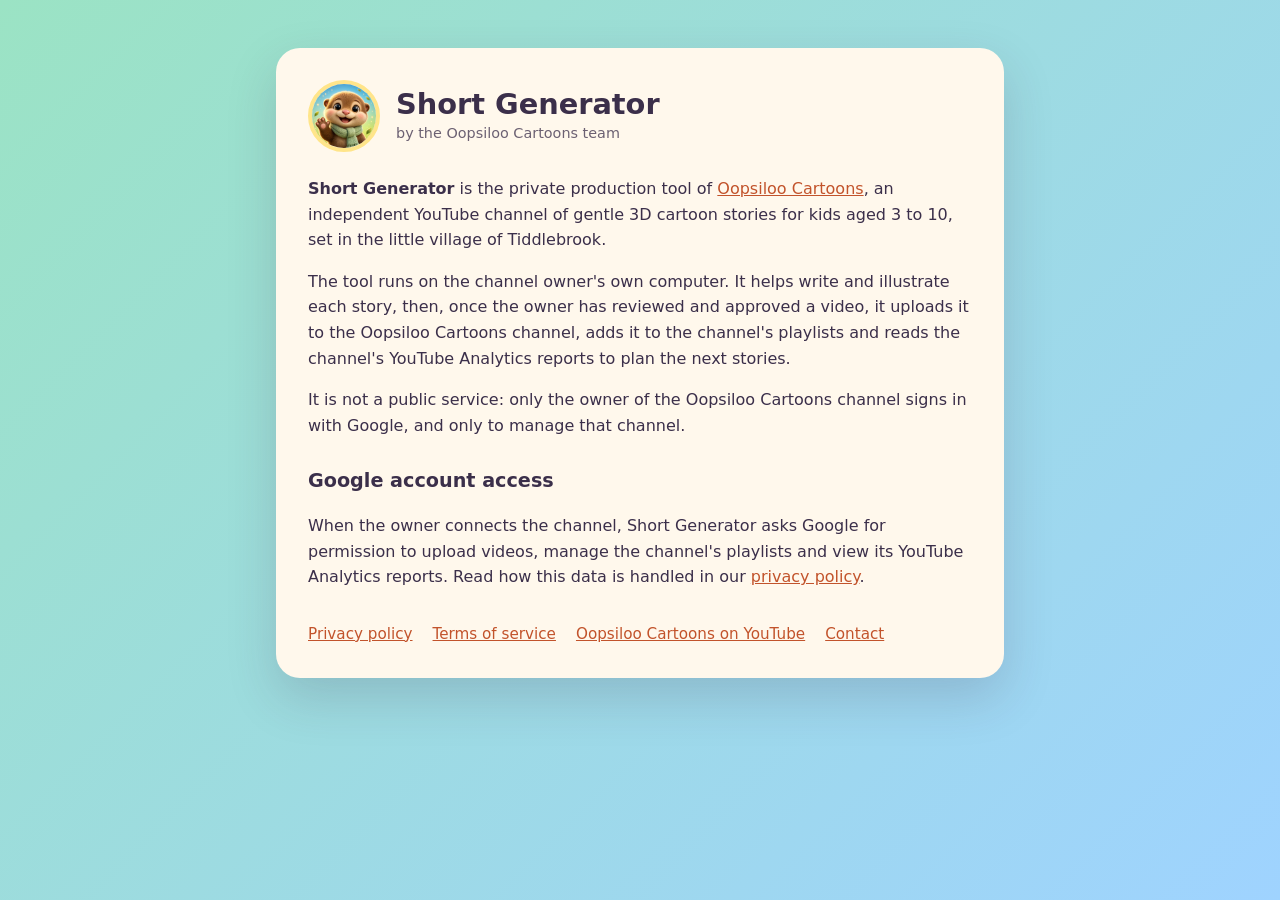
<file: index.html>
<!doctype html>
<html lang="en">
<head>
<meta charset="utf-8">
<meta name="viewport" content="width=device-width, initial-scale=1">
<title>Short Generator · Oopsiloo Cartoons</title>
<meta name="description" content="Short Generator is the private tool the Oopsiloo Cartoons team uses to create and publish its kids' cartoon stories on YouTube.">
<link rel="stylesheet" href="style.css">
</head>
<body>
<main>
  <div class="card">
    <header>
      <img src="avatar.jpg" alt="Pip the otter, mascot of Oopsiloo Cartoons">
      <div>
        <h1>Short Generator</h1>
        <div class="muted">by the Oopsiloo Cartoons team</div>
      </div>
    </header>
    <p><strong>Short Generator</strong> is the private production tool of <a href="https://www.youtube.com/@oopsiloocartoons">Oopsiloo Cartoons</a>, an independent YouTube channel of gentle 3D cartoon stories for kids aged 3 to 10, set in the little village of Tiddlebrook.</p>
    <p>The tool runs on the channel owner's own computer. It helps write and illustrate each story, then, once the owner has reviewed and approved a video, it uploads it to the Oopsiloo Cartoons channel, adds it to the channel's playlists and reads the channel's YouTube Analytics reports to plan the next stories.</p>
    <p>It is not a public service: only the owner of the Oopsiloo Cartoons channel signs in with Google, and only to manage that channel.</p>
    <h2>Google account access</h2>
    <p>When the owner connects the channel, Short Generator asks Google for permission to upload videos, manage the channel's playlists and view its YouTube Analytics reports. Read how this data is handled in our <a href="privacy.html">privacy policy</a>.</p>
    <nav>
      <a href="privacy.html">Privacy policy</a>
      <a href="terms.html">Terms of service</a>
      <a href="https://www.youtube.com/@oopsiloocartoons">Oopsiloo Cartoons on YouTube</a>
      <a href="mailto:oopsiloocartoons@gmail.com">Contact</a>
    </nav>
  </div>
</main>
</body>
</html>
</file>
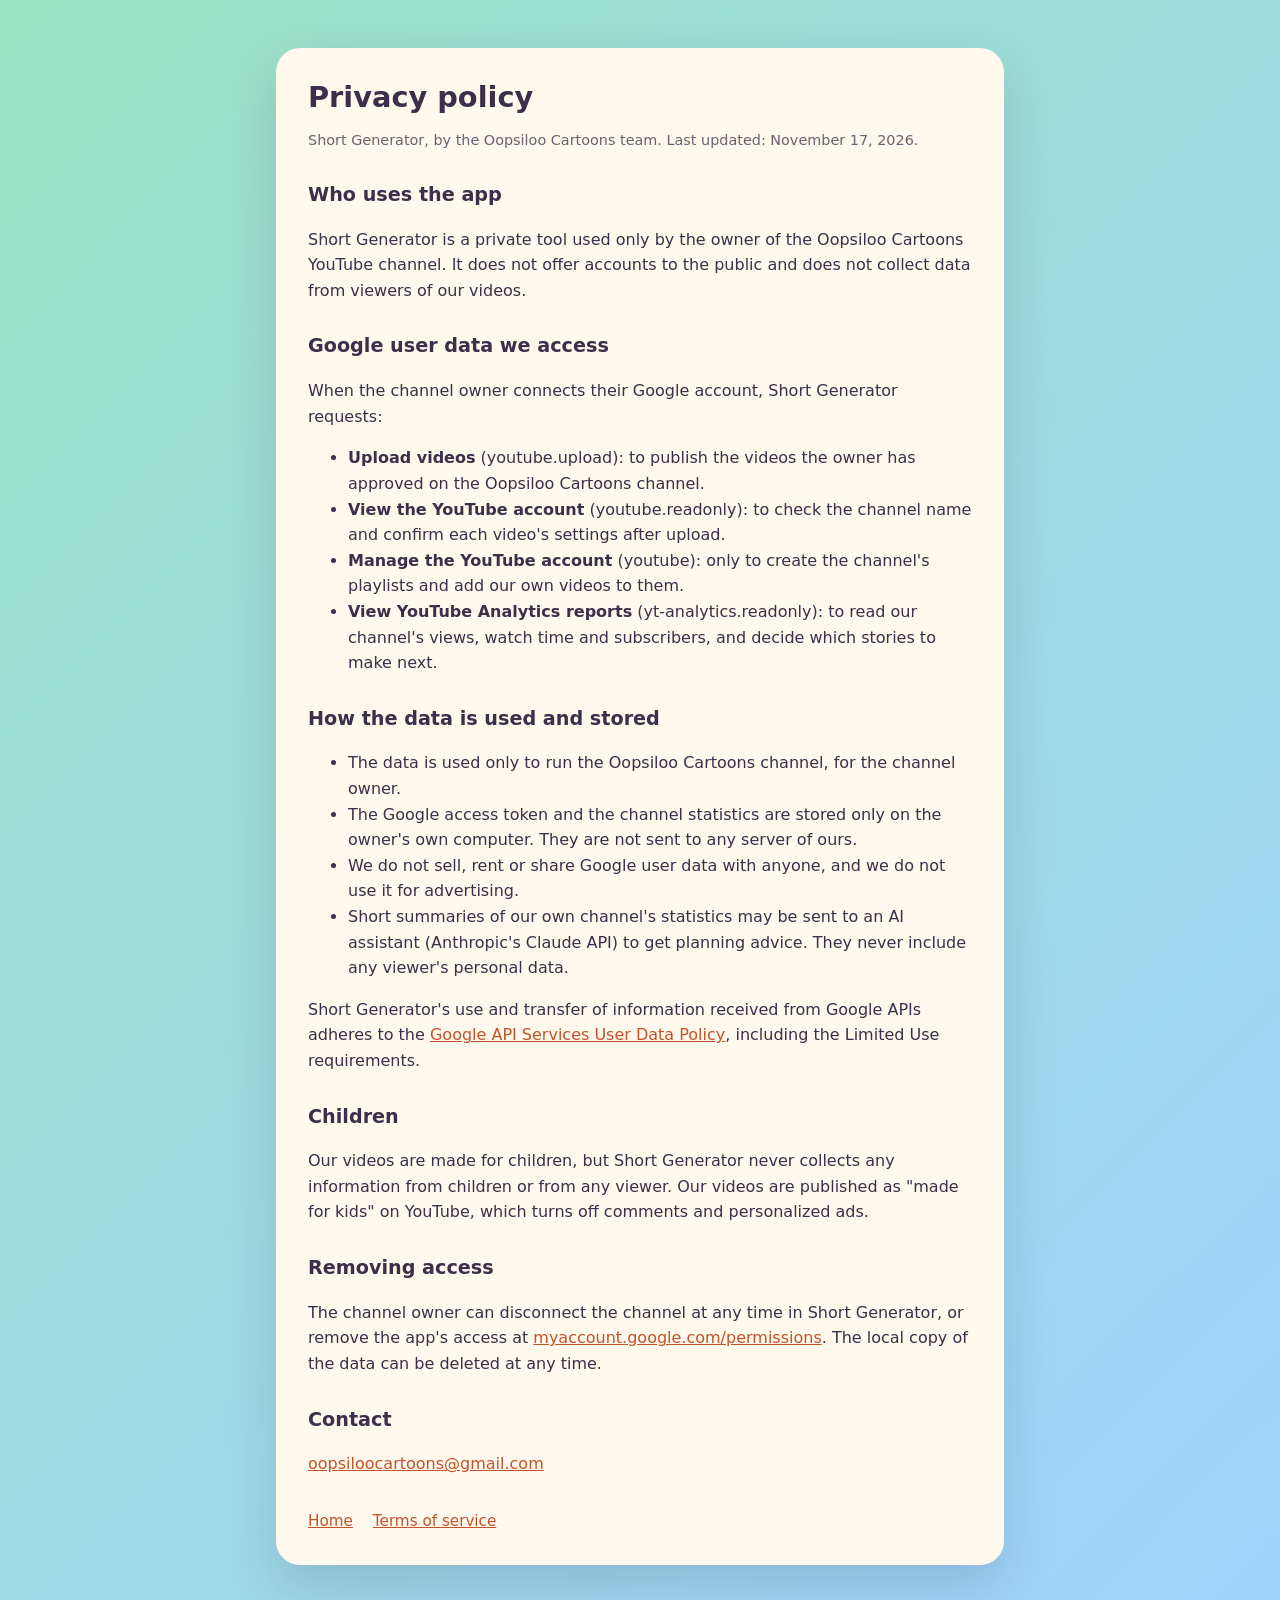
<file: privacy.html>
<!doctype html>
<html lang="en">
<head>
<meta charset="utf-8">
<meta name="viewport" content="width=device-width, initial-scale=1">
<title>Privacy policy · Short Generator</title>
<link rel="stylesheet" href="style.css">
</head>
<body>
<main>
  <div class="card">
    <h1>Privacy policy</h1>
    <p class="muted">Short Generator, by the Oopsiloo Cartoons team. Last updated: November 17, 2026.</p>

    <h2>Who uses the app</h2>
    <p>Short Generator is a private tool used only by the owner of the Oopsiloo Cartoons YouTube channel. It does not offer accounts to the public and does not collect data from viewers of our videos.</p>

    <h2>Google user data we access</h2>
    <p>When the channel owner connects their Google account, Short Generator requests:</p>
    <ul>
      <li><strong>Upload videos</strong> (youtube.upload): to publish the videos the owner has approved on the Oopsiloo Cartoons channel.</li>
      <li><strong>View the YouTube account</strong> (youtube.readonly): to check the channel name and confirm each video's settings after upload.</li>
      <li><strong>Manage the YouTube account</strong> (youtube): only to create the channel's playlists and add our own videos to them.</li>
      <li><strong>View YouTube Analytics reports</strong> (yt-analytics.readonly): to read our channel's views, watch time and subscribers, and decide which stories to make next.</li>
    </ul>

    <h2>How the data is used and stored</h2>
    <ul>
      <li>The data is used only to run the Oopsiloo Cartoons channel, for the channel owner.</li>
      <li>The Google access token and the channel statistics are stored only on the owner's own computer. They are not sent to any server of ours.</li>
      <li>We do not sell, rent or share Google user data with anyone, and we do not use it for advertising.</li>
      <li>Short summaries of our own channel's statistics may be sent to an AI assistant (Anthropic's Claude API) to get planning advice. They never include any viewer's personal data.</li>
    </ul>
    <p>Short Generator's use and transfer of information received from Google APIs adheres to the <a href="https://developers.google.com/terms/api-services-user-data-policy">Google API Services User Data Policy</a>, including the Limited Use requirements.</p>

    <h2>Children</h2>
    <p>Our videos are made for children, but Short Generator never collects any information from children or from any viewer. Our videos are published as "made for kids" on YouTube, which turns off comments and personalized ads.</p>

    <h2>Removing access</h2>
    <p>The channel owner can disconnect the channel at any time in Short Generator, or remove the app's access at <a href="https://myaccount.google.com/permissions">myaccount.google.com/permissions</a>. The local copy of the data can be deleted at any time.</p>

    <h2>Contact</h2>
    <p><a href="mailto:oopsiloocartoons@gmail.com">oopsiloocartoons@gmail.com</a></p>

    <nav><a href="index.html">Home</a> <a href="terms.html">Terms of service</a></nav>
  </div>
</main>
</body>
</html>
</file>
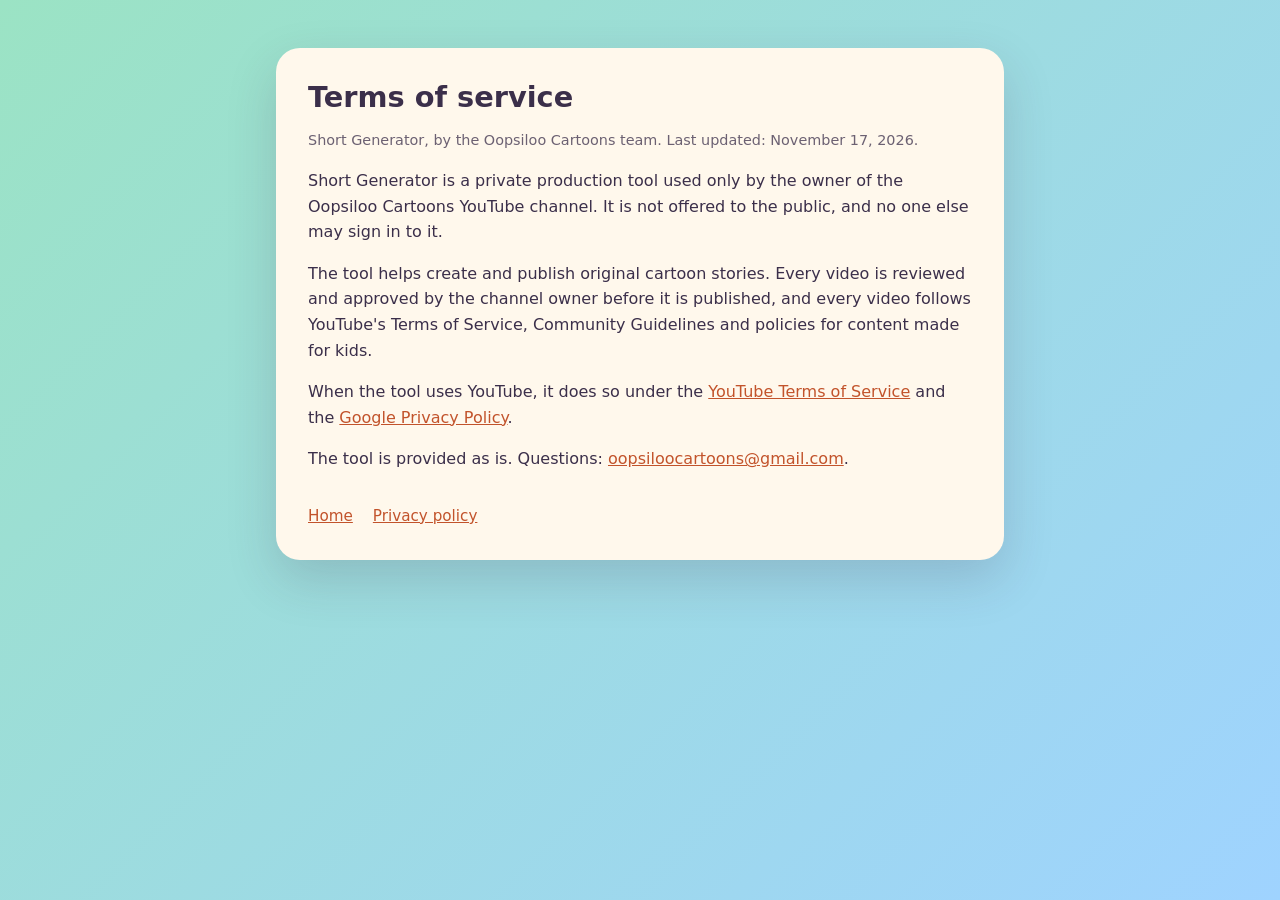
<file: terms.html>
<!doctype html>
<html lang="en">
<head>
<meta charset="utf-8">
<meta name="viewport" content="width=device-width, initial-scale=1">
<title>Terms of service · Short Generator</title>
<link rel="stylesheet" href="style.css">
</head>
<body>
<main>
  <div class="card">
    <h1>Terms of service</h1>
    <p class="muted">Short Generator, by the Oopsiloo Cartoons team. Last updated: November 17, 2026.</p>
    <p>Short Generator is a private production tool used only by the owner of the Oopsiloo Cartoons YouTube channel. It is not offered to the public, and no one else may sign in to it.</p>
    <p>The tool helps create and publish original cartoon stories. Every video is reviewed and approved by the channel owner before it is published, and every video follows YouTube's Terms of Service, Community Guidelines and policies for content made for kids.</p>
    <p>When the tool uses YouTube, it does so under the <a href="https://www.youtube.com/t/terms">YouTube Terms of Service</a> and the <a href="https://policies.google.com/privacy">Google Privacy Policy</a>.</p>
    <p>The tool is provided as is. Questions: <a href="mailto:oopsiloocartoons@gmail.com">oopsiloocartoons@gmail.com</a>.</p>
    <nav><a href="index.html">Home</a> <a href="privacy.html">Privacy policy</a></nav>
  </div>
</main>
</body>
</html>
</file>
<file: style.css>
:root { --mint: #9be3c4; --butter: #ffe58a; --sky: #9fd3ff; --ink: #3b2f4a; --cream: #fff8ec; }
* { box-sizing: border-box; }
body { margin: 0; font-family: system-ui, -apple-system, "Segoe UI", Roboto, sans-serif; color: var(--ink); background: linear-gradient(135deg, var(--mint), var(--sky)); min-height: 100vh; line-height: 1.6; }
main { max-width: 760px; margin: 0 auto; padding: 48px 16px 64px; }
.card { background: var(--cream); border-radius: 24px; padding: 32px; box-shadow: 0 20px 50px rgba(59, 47, 74, 0.18); }
header { display: flex; align-items: center; gap: 16px; margin-bottom: 24px; }
header img { width: 72px; height: 72px; border-radius: 50%; border: 4px solid var(--butter); }
h1 { margin: 0; font-size: 1.8rem; line-height: 1.2; }
h2 { margin-top: 28px; font-size: 1.2rem; }
a { color: #c2532b; }
nav { margin-top: 32px; display: flex; flex-wrap: wrap; gap: 12px 20px; font-size: 0.95rem; }
.muted { opacity: 0.75; font-size: 0.9rem; }
</file>
